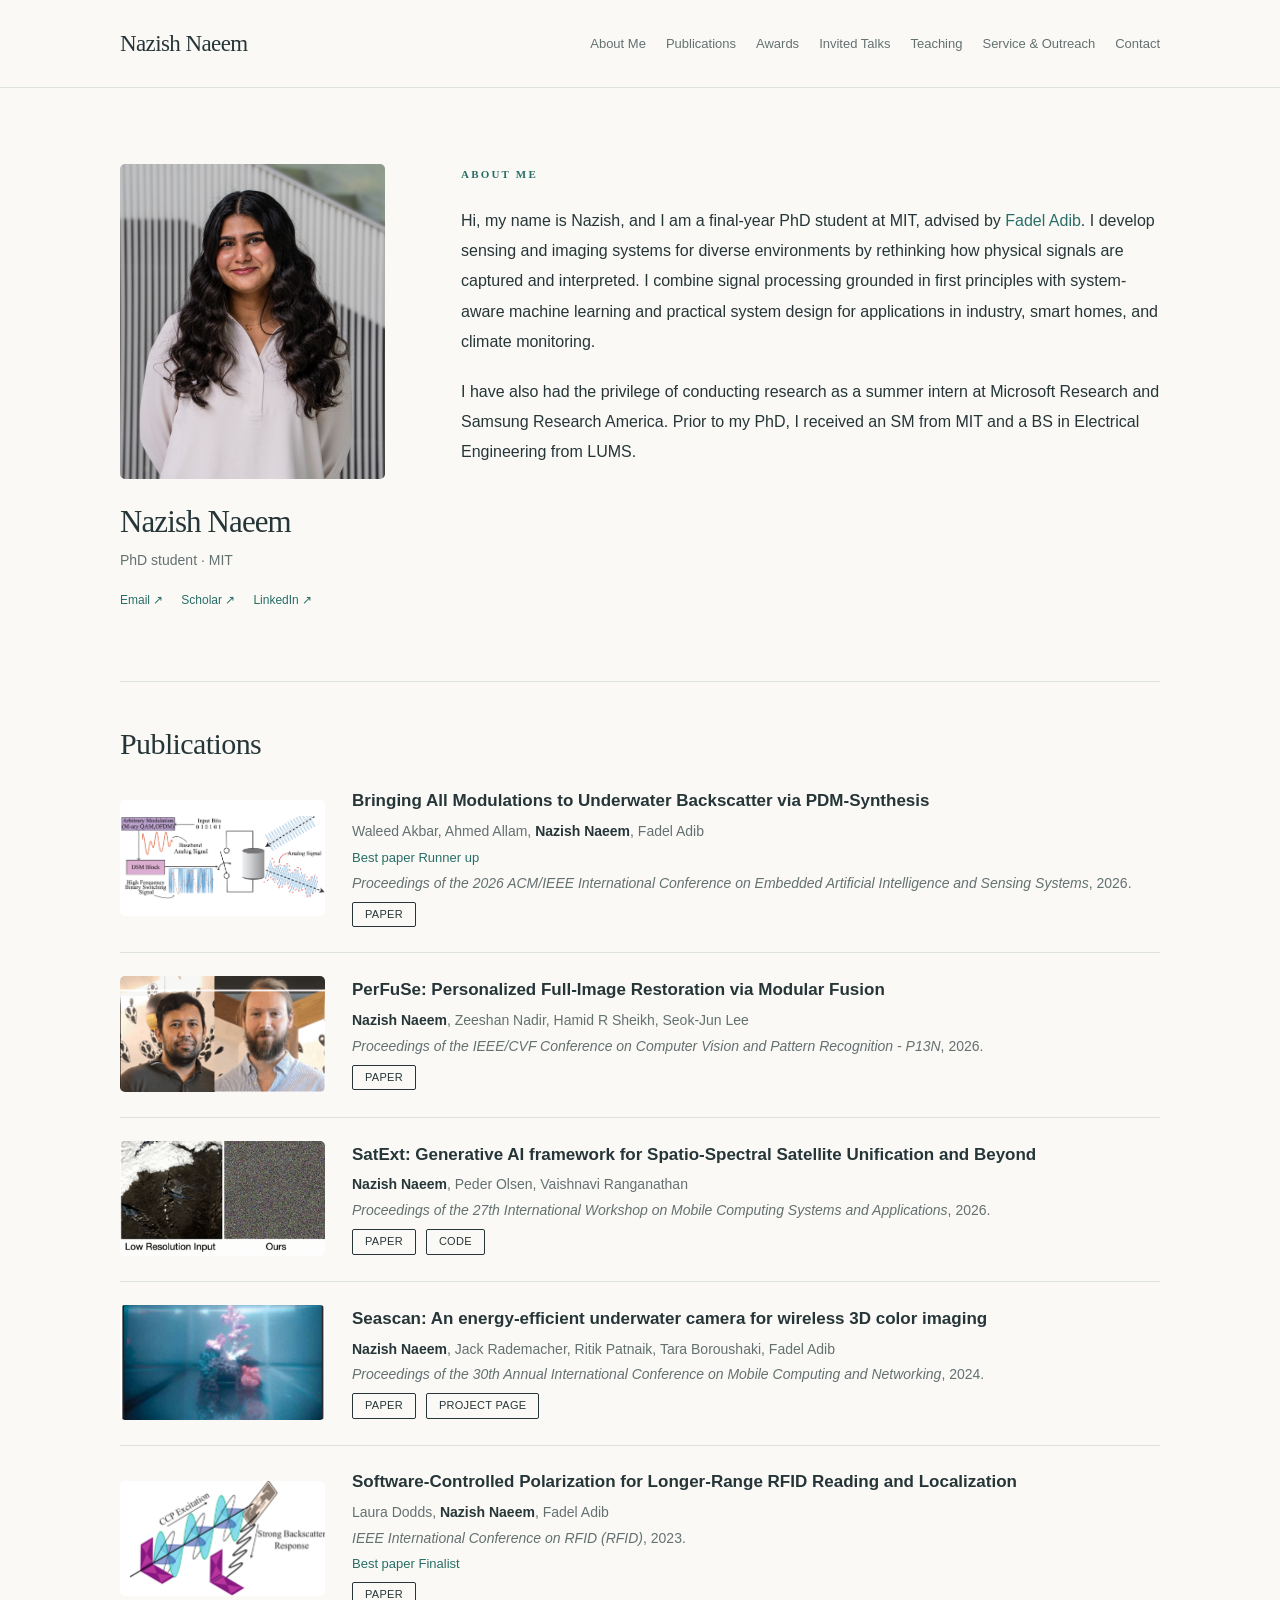
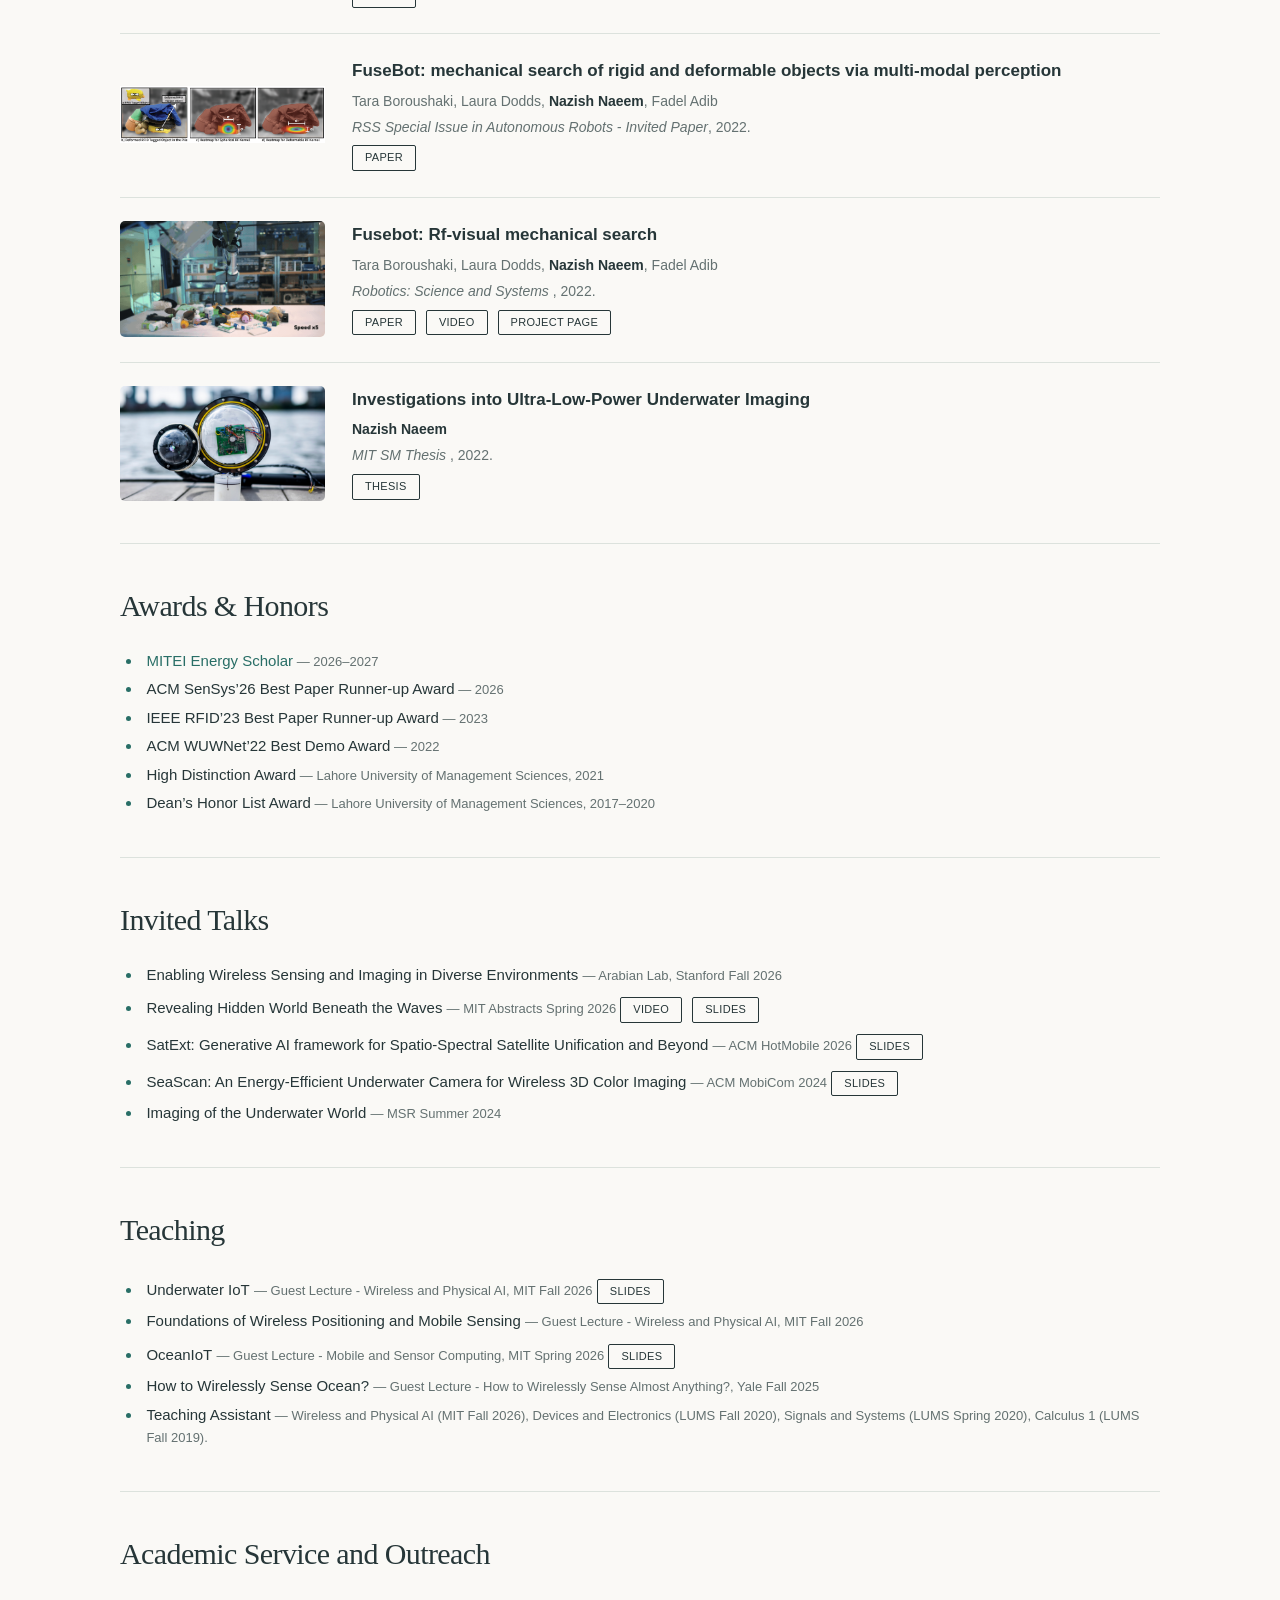
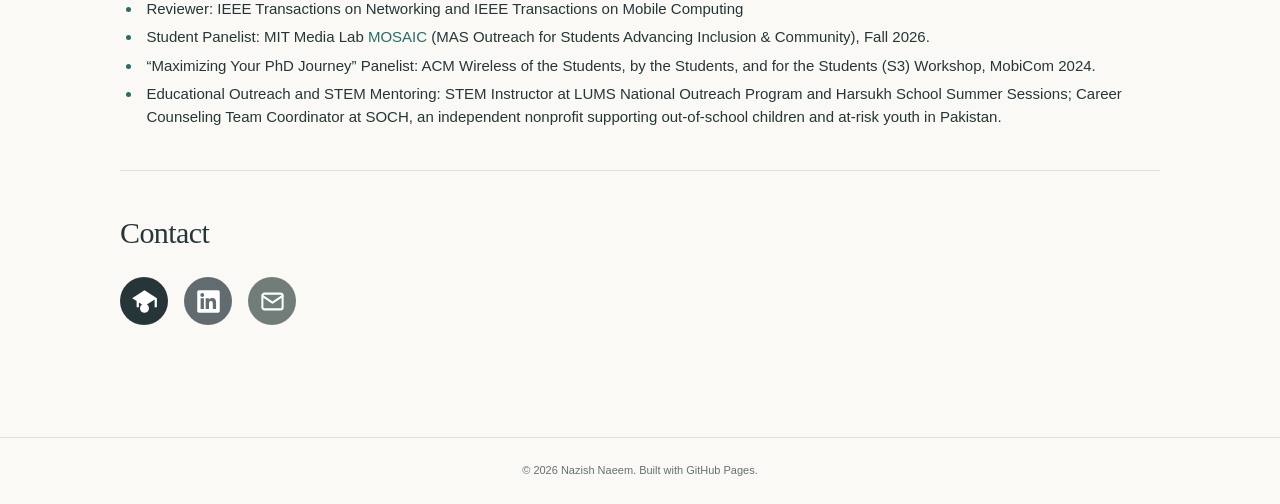
<file: index.html>
<!DOCTYPE html>
<html lang="en">
<head>
  <meta charset="UTF-8" />
  <meta name="viewport" content="width=device-width, initial-scale=1.0" />
  <meta name="description" content="Personal website for Nazish Naeem" />
  <title>Nazish Naeem</title>
  <link rel="stylesheet" href="styles.css?v=57926a1cc5" />
  <link rel="shortcut icon" type="image/jpg" href="nazishnaeem.jpg">
</head>
<body>
  <a class="skip-link" href="#about">Skip to content</a>
  <header class="site-header">
    <nav class="nav">
      <a class="brand" href="#top">Nazish Naeem</a>
      <div class="nav-links">
        <a href="#about">About Me</a>
        <a href="#publications">Publications</a>
        <a href="#awards">Awards</a>
        <a href="#talks">Invited Talks</a>
        <a href="#teaching">Teaching</a>
        <a href="#service">Service &amp; Outreach</a>
        <a href="#contact">Contact</a>
      </div>
    </nav>
  </header>

  <main id="top">
    <div class="intro">
      <aside class="profile" aria-label="Profile">
        <div class="profile-photo">
          <img src="nazishnaeem.jpg" alt="Nazish Naeem" width="280" height="340" />
        </div>
        <h1>Nazish Naeem</h1>
        <p class="affiliation">PhD student · MIT</p>
        <div class="profile-links">
          <a href="mailto:nazishn@mit.edu">Email ↗</a>
          <a href="https://scholar.google.com/citations?user=va2NIG8AAAAJ&amp;hl=en">Scholar ↗</a>
          <a href="https://www.linkedin.com/in/nazishnaeem/">LinkedIn ↗</a>
        </div>
      </aside>

    <section id="about" class="section">
      <h2 class="eyebrow">About me</h2>
      <p>
        Hi, my name is Nazish, and I am a final-year PhD student at MIT, advised by <a href="https://www.mit.edu/~fadel/" target="_blank" rel="noopener noreferrer">Fadel Adib</a>. I develop sensing and imaging systems for diverse environments by rethinking how physical signals are captured and interpreted. I combine signal processing grounded in first principles with system-aware machine learning and practical system design for applications in industry, smart homes, and climate monitoring.
      </p>
      <p>
        I have also had the privilege of conducting research as a summer intern at Microsoft Research and Samsung Research America. Prior to my PhD, I received an SM from MIT and a BS in Electrical Engineering from LUMS.
      </p>
    </section>

    </div>

    <section id="publications" class="section">
      <div class="section-heading"><h2>Publications</h2></div>
      <table class="pub-table" aria-label="Publications">
        <tbody>
          <tr>
            <td class="pub-entry">
              <figure class="pub-figure pub-animation"><img src="assets/publications/pdm-synthesis-figure.png" alt="PDM synthesis architecture converting arbitrary modulation into a high-frequency binary switching signal for analog underwater backscatter" loading="lazy" width="1782" height="724" /></figure>
              <div class="pub-details">
              <strong>Bringing All Modulations to Underwater Backscatter via PDM-Synthesis</strong><br />
              Waleed Akbar, Ahmed Allam, <strong>Nazish Naeem</strong>, Fadel Adib<br />
              <span>Best paper Runner up</span><br />
              <em>Proceedings of the 2026 ACM/IEEE International Conference on Embedded Artificial Intelligence and Sensing Systems</em>, 2026.<br />
              <a class="resource-link" href="https://dl.acm.org/doi/full/10.1145/3774906.3800496">Paper</a>

              </div>
            </td>
          </tr>
          <tr>
            <td class="pub-entry">
              <figure class="pub-figure pub-animation">
                <picture>
                  <source media="(prefers-reduced-motion: reduce)" srcset="assets/publications/perfuse-animation-still.jpg" />
                  <img src="perfuse_animation.gif" alt="PerFuSe personalized full-image restoration demonstration" loading="lazy" width="480" height="270" />
                </picture>
              </figure>
              <div class="pub-details">
              <strong>PerFuSe: Personalized Full-Image Restoration via Modular Fusion</strong><br />
              <strong>Nazish Naeem</strong>, Zeeshan Nadir, Hamid R Sheikh, Seok-Jun Lee<br />
              <em>Proceedings of the IEEE/CVF Conference on Computer Vision and Pattern Recognition - P13N</em>, 2026.<br />
              <a class="resource-link" href="https://openaccess.thecvf.com/content/CVPR2026W/P13N/html/Naeem_PerFuSe_Personalized_Full-Image_Restoration_via_Modular_Fusion_CVPRW_2026_paper.html">Paper</a>

              </div>
            </td>
          </tr>
          <tr>
            <td class="pub-entry">
              <figure class="pub-figure pub-animation">
                <picture>
                  <source media="(prefers-reduced-motion: reduce)" srcset="assets/publications/satext-demo-v2-still.jpg" />
                  <img src="assets/publications/satext-demo-v2.gif" alt="SatExt satellite image unification demonstration" loading="lazy" width="600" height="363" />
                </picture>
              </figure>
              <div class="pub-details">
              <strong>SatExt: Generative AI framework for Spatio-Spectral Satellite Unification and Beyond</strong><br />
              <strong>Nazish Naeem</strong>, Peder Olsen, Vaishnavi Ranganathan<br />
              <em>Proceedings of the 27th International Workshop on Mobile Computing Systems and Applications</em>, 2026.<br />
              <a class="resource-link" href="https://dl.acm.org/doi/abs/10.1145/3789514.3792050">Paper</a> <a class="resource-link" href="https://github.com/nazish-naeem/SatExt">Code</a>

              </div>
            </td>
          </tr>
          <tr>
            <td class="pub-entry">
              <figure class="pub-figure pub-animation"><img src="assets/publications/seascan-result.png" alt="SeaScan underwater color image of a coral model in a water tank" loading="lazy" width="1062" height="800" /></figure>
              <div class="pub-details">
              <strong>Seascan: An energy-efficient underwater camera for wireless 3D color imaging</strong><br />
              <strong>Nazish Naeem</strong>, Jack Rademacher, Ritik Patnaik, Tara Boroushaki, Fadel Adib<br />
              <em>Proceedings of the 30th Annual International Conference on Mobile Computing and Networking</em>, 2024.<br />
              <a class="resource-link" href="https://dl.acm.org/doi/abs/10.1145/3636534.3690661">Paper</a> <a class="resource-link" href="https://www.media.mit.edu/projects/seascan/overview/">Project Page</a>

              </div>
            </td>
          </tr>
          <tr>
            <td class="pub-entry">
              <figure class="pub-figure"><img src="assets/publications/rf-boost.png" alt="RF-Boost polarization system for RFID reading and localization" loading="lazy" width="600" height="360" /></figure>
              <div class="pub-details">
              <strong>Software-Controlled Polarization for Longer-Range RFID Reading and Localization</strong><br />
              Laura Dodds, <strong>Nazish Naeem</strong>, Fadel Adib<br />
              <em>IEEE International Conference on RFID (RFID)</em>, 2023.<br />
              <span>Best paper Finalist</span><br />
              <a class="resource-link" href="https://ieeexplore.ieee.org/abstract/document/10178674">Paper</a>


              </div>
            </td>
          </tr>
          <tr>
            <td class="pub-entry">
              <figure class="pub-figure pub-animation"><img src="assets/publications/fusebot-deformable.png" alt="FuseBot deformable RFID-tagged object in a pile, comparing spherical and deformable RF kernel heatmaps" loading="lazy" width="1316" height="362" /></figure>
              <div class="pub-details">
              <strong>FuseBot: mechanical search of rigid and deformable objects via multi-modal perception</strong><br />
              Tara Boroushaki, Laura Dodds, <strong>Nazish Naeem</strong>, Fadel Adib<br />
              <em>RSS Special Issue in Autonomous Robots - Invited Paper</em>, 2022.<br />
              <a class="resource-link" href="https://link.springer.com/article/10.1007/s10514-023-10137-1">Paper</a>

              </div>
            </td>
          </tr>
          <tr>
            <td class="pub-entry">
              <figure class="pub-figure pub-animation">
                <picture>
                  <source media="(prefers-reduced-motion: reduce)" srcset="assets/publications/fusebot-demo-still.jpg" />
                  <img id="fusebot-demo" src="assets/publications/fusebot-demo.gif" alt="FuseBot robot using RF-visual sensing to retrieve an object from a pile, demo clip from 1:05 to 1:17" loading="lazy" width="480" height="270" />
                </picture>
              </figure>
              <div class="pub-details">
              <strong>Fusebot: Rf-visual mechanical search</strong><br />
              Tara Boroushaki, Laura Dodds, <strong>Nazish Naeem</strong>, Fadel Adib<br />
              <em>Robotics: Science and Systems </em>, 2022.<br />
              <a class="resource-link" href="https://par.nsf.gov/biblio/10393541">Paper</a> <a class="resource-link" href="https://www.youtube.com/watch?v=TFqz263uPN0">Video</a> <a class="resource-link" href="https://www.media.mit.edu/projects/fusebot/overview/">Project Page</a>

              </div>
            </td>
          </tr>
          <tr>
            <td class="pub-entry">
              <figure class="pub-figure pub-animation"><img src="assets/publications/thesis-underwater-camera.png" alt="Underwater camera prototype in waterproof housings beside the water" loading="lazy" width="1208" height="798" /></figure>
              <div class="pub-details">
              <strong>Investigations into Ultra-Low-Power Underwater Imaging</strong><br />
              <strong>Nazish Naeem</strong><br />
              <em>MIT SM Thesis </em>, 2022.<br />
              <a class="resource-link" href="https://dspace.mit.edu/entities/publication/b45352cc-87d4-4dc1-8886-94482a7fcc35">Thesis</a>

              </div>
            </td>
          </tr>
        </tbody>
      </table>
    </section>

    <section id="awards" class="section">
      <div class="section-heading"><h2>Awards &amp; Honors</h2></div>
      <ul class="awards-list">
        <li><div class="award-entry"><span><a href="https://energy.mit.edu/education/graduate-education/energy-scholars">MITEI Energy Scholar</a></span><span class="award-year">2026–2027</span></div></li>
        <li><div class="award-entry"><span>ACM SenSys’26 Best Paper Runner-up Award</span><span class="award-year">2026</span></div></li>
        <li><div class="award-entry"><span>IEEE RFID’23 Best Paper Runner-up Award</span><span class="award-year">2023</span></div></li>
        <li><div class="award-entry"><span>ACM WUWNet’22 Best Demo Award</span><span class="award-year">2022</span></div></li>
        <li><div class="award-entry"><span>High Distinction Award</span><span class="award-year award-institution">Lahore University of Management Sciences, 2021</span></div></li>
        <li><div class="award-entry"><span>Dean’s Honor List Award</span><span class="award-year award-institution">Lahore University of Management Sciences, 2017–2020</span></div></li>
      </ul>
    </section>

    <section id="talks" class="section">
      <div class="section-heading"><h2>Invited Talks</h2></div>
      <ul>
        <li>
          <span>Enabling Wireless Sensing and Imaging in Diverse Environments</span> <em>Arabian Lab, Stanford Fall 2026</em>
        </li>
        <li>
          <span>Revealing Hidden World Beneath the Waves</span> <em>MIT Abstracts Spring 2026</em> <a class="resource-link" href="https://www.youtube.com/watch?v=W9svJr7nHoY">Video</a> <a class="resource-link" href="assets/slides/Ocean-IoT-MIT-Abstracts.pdf">Slides</a>
        </li>
        <li>
          <span>SatExt: Generative AI framework for Spatio-Spectral Satellite Unification and Beyond</span> <em>ACM HotMobile 2026</em> <a class="resource-link" href="assets/slides/SatExt-HotMobile.pdf">Slides</a>
        </li>
        <li>
          <span>SeaScan: An Energy-Efficient Underwater Camera for Wireless 3D Color Imaging</span> <em>ACM MobiCom 2024</em> <a class="resource-link" href="assets/slides/SeaScan-MobiCom2024.pdf">Slides</a>
        </li>
        <li>
          <span>Imaging of the Underwater World</span> <em>MSR Summer 2024</em>
        </li>
      </ul>
    </section>

    <section id="teaching" class="section">
      <div class="section-heading"><h2>Teaching</h2></div>
      <ul>
        <li>
          <span>Underwater IoT</span> <em>Guest Lecture - Wireless and Physical AI, MIT Fall 2026</em> <a class="resource-link" href="https://drive.google.com/file/d/1g2jr2h42rgiYe4bVbmkd1skKUg8I9cZm/view">Slides</a>
        </li>
        <li>
          <span>Foundations of Wireless Positioning and Mobile Sensing</span> <em>Guest Lecture - Wireless and Physical AI, MIT Fall 2026</em>
        </li>
        <li>
          <span>OceanIoT</span> <em>Guest Lecture - Mobile and Sensor Computing, MIT Spring 2026</em> <a class="resource-link" href="https://6mobile.github.io/lectures/Lecture-12_Ocean-IoT.pdf">Slides</a>
        </li>
        <li>
          <span>How to Wirelessly Sense Ocean?</span> <em>Guest Lecture - How to Wirelessly Sense Almost Anything?, Yale Fall 2025</em>
        </li>
        <li>
          <span>Teaching Assistant</span> <em>Wireless and Physical AI (MIT Fall 2026), Devices and Electronics (LUMS Fall 2020), Signals and Systems (LUMS Spring 2020), Calculus 1 (LUMS Fall 2019).</em>
        </li>
      </ul>
    </section>

    <section id="service" class="section">
      <div class="section-heading"><h2>Academic Service and Outreach</h2></div>
      <ul>
        <li>Reviewer: IEEE Transactions on Networking and IEEE Transactions on Mobile Computing</li>
        <li>Student Panelist: MIT Media Lab <a href="https://www.media.mit.edu/events/media-lab-mosaic/">MOSAIC</a> (MAS Outreach for Students Advancing Inclusion &amp; Community), Fall 2026.</li>
        <li>“Maximizing Your PhD Journey” Panelist: ACM Wireless of the Students, by the Students, and for the Students (S3) Workshop, MobiCom 2024.</li>
        <li>Educational Outreach and STEM Mentoring: STEM Instructor at LUMS National Outreach Program and Harsukh School Summer Sessions; Career Counseling Team Coordinator at SOCH, an independent nonprofit supporting out-of-school children and at-risk youth in Pakistan.</li>
      </ul>
    </section>

    <section id="contact" class="section">
      <div class="section-heading"><h2>Contact</h2></div>
      <div class="contact-icons">
        <a class="contact-icon contact-scholar" href="https://scholar.google.com/citations?hl=en&amp;user=va2NIG8AAAAJ&amp;view_op=list_works&amp;sortby=pubdate" aria-label="Google Scholar" title="Google Scholar">
          <svg viewBox="0 0 24 24" aria-hidden="true"><path fill="currentColor" d="M12 2 1 9l4 2.55V17h2v-4.18L12 16l9-5.73V17h2V9L12 2Z"/><circle cx="12" cy="18" r="4" fill="currentColor"/></svg>
        </a>
        <a class="contact-icon contact-linkedin" href="https://www.linkedin.com/in/nazishnaeem/" aria-label="LinkedIn" title="LinkedIn">
          <svg viewBox="0 0 24 24" aria-hidden="true"><path fill="currentColor" d="M20.45 2H3.55C2.69 2 2 2.68 2 3.52v16.96c0 .84.69 1.52 1.55 1.52h16.9c.86 0 1.55-.68 1.55-1.52V3.52c0-.84-.69-1.52-1.55-1.52ZM7.93 18.75H4.98V9.2h2.95v9.55ZM6.46 7.9a1.71 1.71 0 1 1 0-3.42 1.71 1.71 0 0 1 0 3.42Zm12.29 10.85H15.8v-4.64c0-1.11-.02-2.54-1.55-2.54-1.55 0-1.79 1.21-1.79 2.46v4.72H9.51V9.2h2.83v1.3h.04c.39-.74 1.36-1.52 2.79-1.52 2.98 0 3.58 1.96 3.58 4.51v5.26Z"/></svg>
        </a>
        <a class="contact-icon contact-email" href="mailto:nazishn@mit.edu" aria-label="Email Nazish at nazishn@mit.edu" title="nazishn@mit.edu">
          <svg viewBox="0 0 24 24" fill="none" stroke="currentColor" stroke-width="1.8" stroke-linecap="round" stroke-linejoin="round" aria-hidden="true"><rect x="3" y="5" width="18" height="14" rx="2"/><path d="m3 7 9 6 9-6"/></svg>
        </a>
      </div>
    </section>
  </main>

  <footer class="footer">
    <p>© <span id="year"></span> Nazish Naeem. Built with GitHub Pages.</p>
  </footer>

  <script>
    document.getElementById('year').textContent = new Date().getFullYear();
  </script>
</body>
</html>
</file>
<file: styles.css>
:root {
  --bg: #faf9f6;
  --text: #263638;
  --muted: #647171;
  --border: #dce2dd;
  --accent: #286e66;
}
* { box-sizing: border-box; }
html { scroll-behavior: smooth; scroll-padding-top: 100px; }
body { margin: 0; color: var(--text); background: var(--bg); font-family: -apple-system, BlinkMacSystemFont, "Segoe UI", sans-serif; font-size: 16px; line-height: 1.8; -webkit-font-smoothing: antialiased; }
a { color: var(--accent); text-decoration: none; text-underline-offset: 4px; }
a:hover { text-decoration: underline; }
a:focus-visible { outline: 2px solid var(--accent); outline-offset: 5px; border-radius: 2px; }
.site-header { position: sticky; top: 0; z-index: 10; background: rgba(250,249,246,.96); border-bottom: 1px solid var(--border); }
.nav { max-width: 1120px; padding: 23px 40px; margin: auto; display: flex; align-items: center; justify-content: space-between; gap: 24px; }
.brand { font-family: Georgia, serif; font-size: 23px; color: var(--text); letter-spacing: -.6px; }
.nav-links { display: flex; gap: 29px; font-size: 13px; }
.nav-links a { color: var(--muted); }
.nav-links a:hover { color: var(--accent); }
main { max-width: 1120px; margin: auto; padding: 0 40px 70px; }
.intro { display: grid; grid-template-columns: 265px minmax(0, 1fr); gap: 76px; padding: 76px 0 70px; align-items: start; }
.profile-photo { width: 100%; overflow: hidden; border-radius: 5px; background: #e4e8e1; }
.profile-photo img { width: 100%; height: 315px; object-fit: cover; display: block; }
.profile h1 { font-family: Georgia, serif; font-size: 31px; line-height: 1.3; font-weight: normal; letter-spacing: -.9px; margin: 23px 0 5px; }
.affiliation { color: var(--muted); font-size: 14px; margin: 0; }
.profile-links { display: flex; gap: 18px; font-size: 12px; margin-top: 17px; }
.section { padding: 42px 0; border-top: 1px solid var(--border); }
#about { padding: 3px 0 0; border: 0; }
.eyebrow { text-transform: uppercase; color: var(--accent); letter-spacing: 2.2px; font-size: 11px; font-weight: 600; margin: 0 0 17px; }
#about p:not(.eyebrow) { margin: 0 0 19px; font-size: 16px; line-height: 1.9; }
.section-heading { display: flex; align-items: baseline; gap: 17px; margin-bottom: 25px; }
h2 { font-family: Georgia, serif; font-weight: normal; font-size: 30px; letter-spacing: -.6px; margin: 0; line-height: 1.3; }
.pub-table { width: 100%; border-collapse: collapse; }
.pub-entry { padding: 23px 0 25px 32px; border-bottom: 1px solid var(--border); vertical-align: top; font-size: 14px; color: var(--muted); line-height: 1.85; }
.pub-table tr:first-child .pub-entry { padding-top: 0; }
.pub-table tr:last-child .pub-entry { border-bottom: 0; padding-bottom: 0; }
.pub-details > strong:first-child { display: inline-block; font-size: 17px; color: var(--text); font-weight: 600; line-height: 1.5; margin-bottom: 5px; }
.pub-entry strong { color: var(--text); font-weight: 600; }
.pub-entry a { display: inline-block; margin-top: 5px; font-size: 12px; font-weight: 600; }
.pub-entry span { color: var(--accent); font-size: 13px; }
.section ul { list-style: none; padding: 0 0 0 32px; margin: 0; }
.section li { padding: 15px 0; border-bottom: 1px solid var(--border); font-size: 15px; }
.section li:first-child { padding-top: 0; }
.section li:last-child { border-bottom: 0; padding-bottom: 0; }
#talks li > span, #teaching li > span { display: inline; color: var(--text); font-weight: 500; }
#talks li > span em, #teaching li > span em { font-style: normal; }
#talks li > em, #teaching li > em { color: var(--muted); font-size: 13px; font-style: normal; }
#contact p { margin: 0 0 0 32px; font-size: 14px; line-height: 2.1; }
.footer { border-top: 1px solid var(--border); padding: 23px 24px; text-align: center; color: var(--muted); font-size: 11px; }
.footer p { margin: 0; }
.skip-link { position: absolute; left: 20px; top: -100px; z-index: 20; background: var(--bg); padding: 10px 18px; }
.skip-link:focus { top: 12px; }
@media (max-width: 800px) {
  .intro { grid-template-columns: 210px minmax(0, 1fr); gap: 36px; padding: 48px 0; }
  .profile-photo img { height: 260px; }
  .nav, main { padding-left: 28px; padding-right: 28px; }
  .nav-links { gap: 17px; }
}
@media (max-width: 600px) {
  html { scroll-padding-top: 120px; }
  .nav { align-items: flex-start; flex-direction: column; gap: 10px; padding-top: 15px; padding-bottom: 15px; }
  .nav-links { width: 100%; justify-content: space-between; gap: 10px; font-size: 12px; }
  .intro { grid-template-columns: 1fr; gap: 35px; padding: 35px 0 40px; }
  .profile-photo { width: 210px; }
  .profile-photo img { height: 245px; }
  .profile h1 { margin-top: 18px; }
    .section { padding: 32px 0; }
  .pub-entry { padding-left: 0; }
  .section ul { padding-left: 0; }
  #contact p { margin-left: 0; }
}
@media (prefers-reduced-motion: reduce) { html { scroll-behavior: auto; } }

/* Research thumbnails stay beside the publication on desktop and stack on phones. */
.pub-entry { display: grid; grid-template-columns: 205px minmax(0, 1fr); gap: 27px; align-items: center; padding-left: 0; }
.pub-figure { margin: 0; width: 100%; aspect-ratio: 16 / 9; background: transparent; border: 0; border-radius: 5px; overflow: hidden; }
.pub-figure img { display: block; width: 100%; height: 100%; object-fit: contain; padding: 0; }
.pub-details { min-width: 0; }
#about .eyebrow { margin-bottom: 24px; }
@media (max-width: 800px) {
  .pub-entry { grid-template-columns: 165px minmax(0, 1fr); gap: 22px; }
}
@media (max-width: 600px) {
  .pub-entry { grid-template-columns: 1fr; gap: 17px; }
  .pub-figure { width: min(100%, 280px); }
}

.pub-figure figcaption { padding: 0 8px 7px; color: var(--muted); font-size: 9px; line-height: 1.4; }
.pub-figure figcaption a { margin: 0; font-size: inherit; font-weight: normal; }

/* Images and animations share the FuseBot demo’s 16:9 frame. */
.pub-animation { border: 0; background: transparent; }
.pub-animation picture { display: block; width: 100%; height: 100%; }
.pub-animation img { width: 100%; height: 100%; padding: 0; object-fit: contain; }

#talks ul, #teaching ul { list-style: disc; padding-left: 1.4rem; }
#talks li, #teaching li { padding-left: 4px; }
#talks li::marker, #teaching li::marker { color: var(--accent); }

#awards .awards-list { list-style: disc; padding-left: 1.4rem; }
#awards li { padding-left: 4px; }
#awards li > .award-entry { display: inline; }
#awards .award-entry > span:first-child { color: var(--text); font-weight: 500; }
.award-year::before { content: " — "; }
#awards li::marker { color: var(--accent); }
#awards li, #talks li, #teaching li { border-bottom: 0; }
.award-year { flex-shrink: 0; color: var(--muted); font-size: 13px; font-variant-numeric: tabular-nums; }
@media (max-width: 600px) {
  .nav-links { flex-wrap: wrap; justify-content: flex-start; column-gap: 18px; row-gap: 6px; }
}

#awards li, #talks li, #teaching li { margin-bottom: 0; padding-top: 5px; padding-bottom: 5px; }
#awards li:first-child, #talks li:first-child, #teaching li:first-child { padding-top: 0; }
#awards li:last-child, #talks li:last-child, #teaching li:last-child { padding-bottom: 0; }

#talks li, #teaching li { padding-top: 3px; padding-bottom: 3px; line-height: 1.5; }

@media (min-width: 601px) and (max-width: 900px) {
  .nav { flex-wrap: wrap; }
  .nav-links { flex-wrap: wrap; gap: 12px 20px; }
}

/* Fill the shared publication frame with the SeaScan result. */
.pub-figure img[src="assets/publications/seascan-result.png"] { object-fit: cover; object-position: center; }

/* Fill the shared publication frame with the SatExt demonstration. */
.pub-figure img[src="assets/publications/satext-demo-v2.gif"] { object-fit: cover; object-position: center; }

/* Fill the shared frame with the thesis and RFID publication images. */
.pub-figure img[src="assets/publications/thesis-underwater-camera.png"],
.pub-figure img[src="assets/publications/rf-boost.png"] { object-fit: cover; object-position: center; }

/* Show the full PDM-Synthesis figure with white space inside the shared frame. */
.pub-figure img[src="assets/publications/pdm-synthesis-figure.png"] { object-fit: contain; object-position: center; background: #fff; }

/* Mobile layout: readable content, comfortable links, and no table overflow. */
@media (max-width: 600px) {
  html { scroll-padding-top: 20px; }
  .site-header { position: static; background: var(--bg); }
  .nav { padding: 16px 20px 10px; gap: 8px; }
  .brand { font-size: 22px; }
  .nav-links { display: grid; grid-template-columns: repeat(3, minmax(0, 1fr)); gap: 0 8px; font-size: 13px; }
  .nav-links a { display: flex; align-items: center; min-height: 44px; }
  main { padding: 0 20px 44px; }
  .intro { gap: 28px; padding: 28px 0 32px; }
  .profile { display: block; }
  .profile-photo { width: min(240px, 100%); }
  .profile-photo img { height: auto; aspect-ratio: 265 / 315; object-fit: cover; }
  .profile h1 { margin: 20px 0 4px; font-size: 28px; letter-spacing: -.6px; }
  .affiliation { grid-column: 2; font-size: 14px; }
  .profile-links { grid-column: 1 / -1; gap: 24px; margin-top: 12px; font-size: 14px; flex-wrap: wrap; }
  .profile-links a { display: inline-flex; align-items: center; min-height: 44px; }
  #about .eyebrow { margin-bottom: 14px; }
  #about p:not(.eyebrow) { line-height: 1.75; }
  h2 { font-size: 28px; }
  .section-heading { margin-bottom: 24px; }
  .pub-table, .pub-table tbody, .pub-table tr { display: block; width: 100%; }
  .pub-entry { width: 100%; grid-template-columns: minmax(0, 1fr); gap: 16px; padding: 26px 0; font-size: 15px; line-height: 1.7; overflow-wrap: anywhere; }
  .pub-figure { width: 100%; max-width: 360px; }
  .pub-details > strong:first-child { font-size: 18px; line-height: 1.45; }
  .pub-entry a { min-height: 44px; padding: 10px 0; font-size: 14px; }
  #awards li, #talks li, #teaching li { padding-top: 10px; padding-bottom: 10px; line-height: 1.65; }
  #contact p { font-size: 15px; overflow-wrap: anywhere; line-height: 2.5; }
}
@media (max-width: 360px) {
  .profile h1 { font-size: 25px; }
}

/* Keep titles and event details together in compact, naturally wrapping bullets. */
#talks li > em::before, #teaching li > em::before { content: "— "; }
#talks li, #teaching li { padding-top: 3px; padding-bottom: 3px; line-height: 1.5; }

#awards li { padding-top: 3px; padding-bottom: 3px; line-height: 1.5; }

/* Outlined resource links for publications, talks, and lectures. */
a.resource-link, .pub-entry a.resource-link {
  display: inline-block;
  min-height: 0;
  border: 1px solid var(--text);
  border-radius: 2px;
  padding: 3px 12px;
  margin: 5px 6px 0 0;
  color: var(--text);
  background: transparent;
  font-size: 11px;
  font-weight: 500;
  line-height: 1.6;
  text-align: center;
  text-transform: uppercase;
  letter-spacing: .3px;
  text-decoration: none;
  vertical-align: baseline;
}
a.resource-link:hover { background: var(--text); color: var(--bg); }

#service ul { list-style: disc; padding-left: 1.4rem; }
#service li { border: 0; margin-bottom: 0; padding: 3px 0 3px 4px; line-height: 1.5; }
#service li::marker { color: var(--accent); }
#service li:first-child { padding-top: 0; }
#service li:last-child { padding-bottom: 0; }
.nav-links { flex-wrap: wrap; }
@media (min-width: 901px) { .nav-links { gap: 20px; } }

.contact-icons { display: flex; align-items: center; gap: 16px; }
.contact-icon { display: inline-flex; align-items: center; justify-content: center; width: 48px; height: 48px; flex-shrink: 0; border-radius: 50%; color: #fff; background: #737b7c; }
.contact-scholar { background: #263638; }
.contact-linkedin { background: #626c70; }
.contact-email { background: #707d78; }
.contact-icon svg { display: block; width: 27px; height: 27px; }
.contact-icon:hover { background: var(--accent); color: #fff; text-decoration: none; }
.contact-icon:focus-visible { outline: 2px solid var(--accent); outline-offset: 5px; }

.award-institution::before { content: " — "; }
</file>
